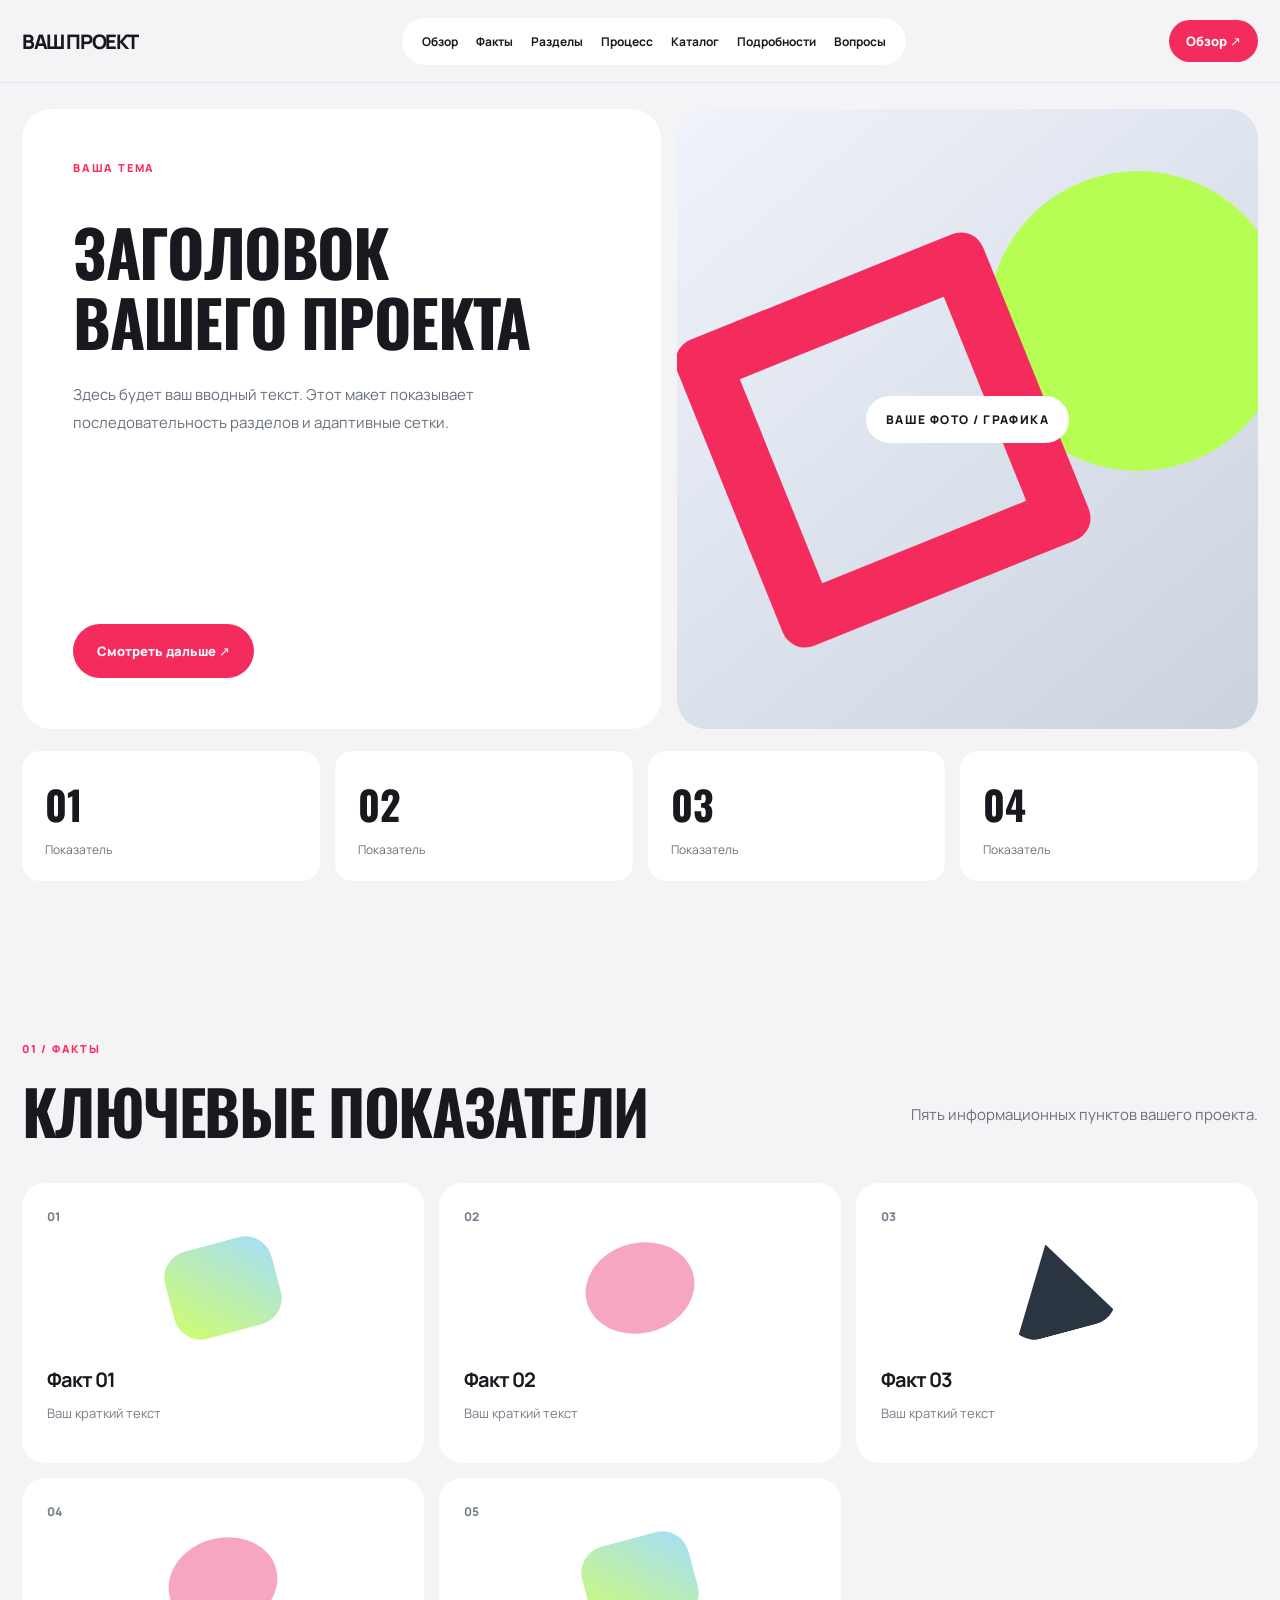
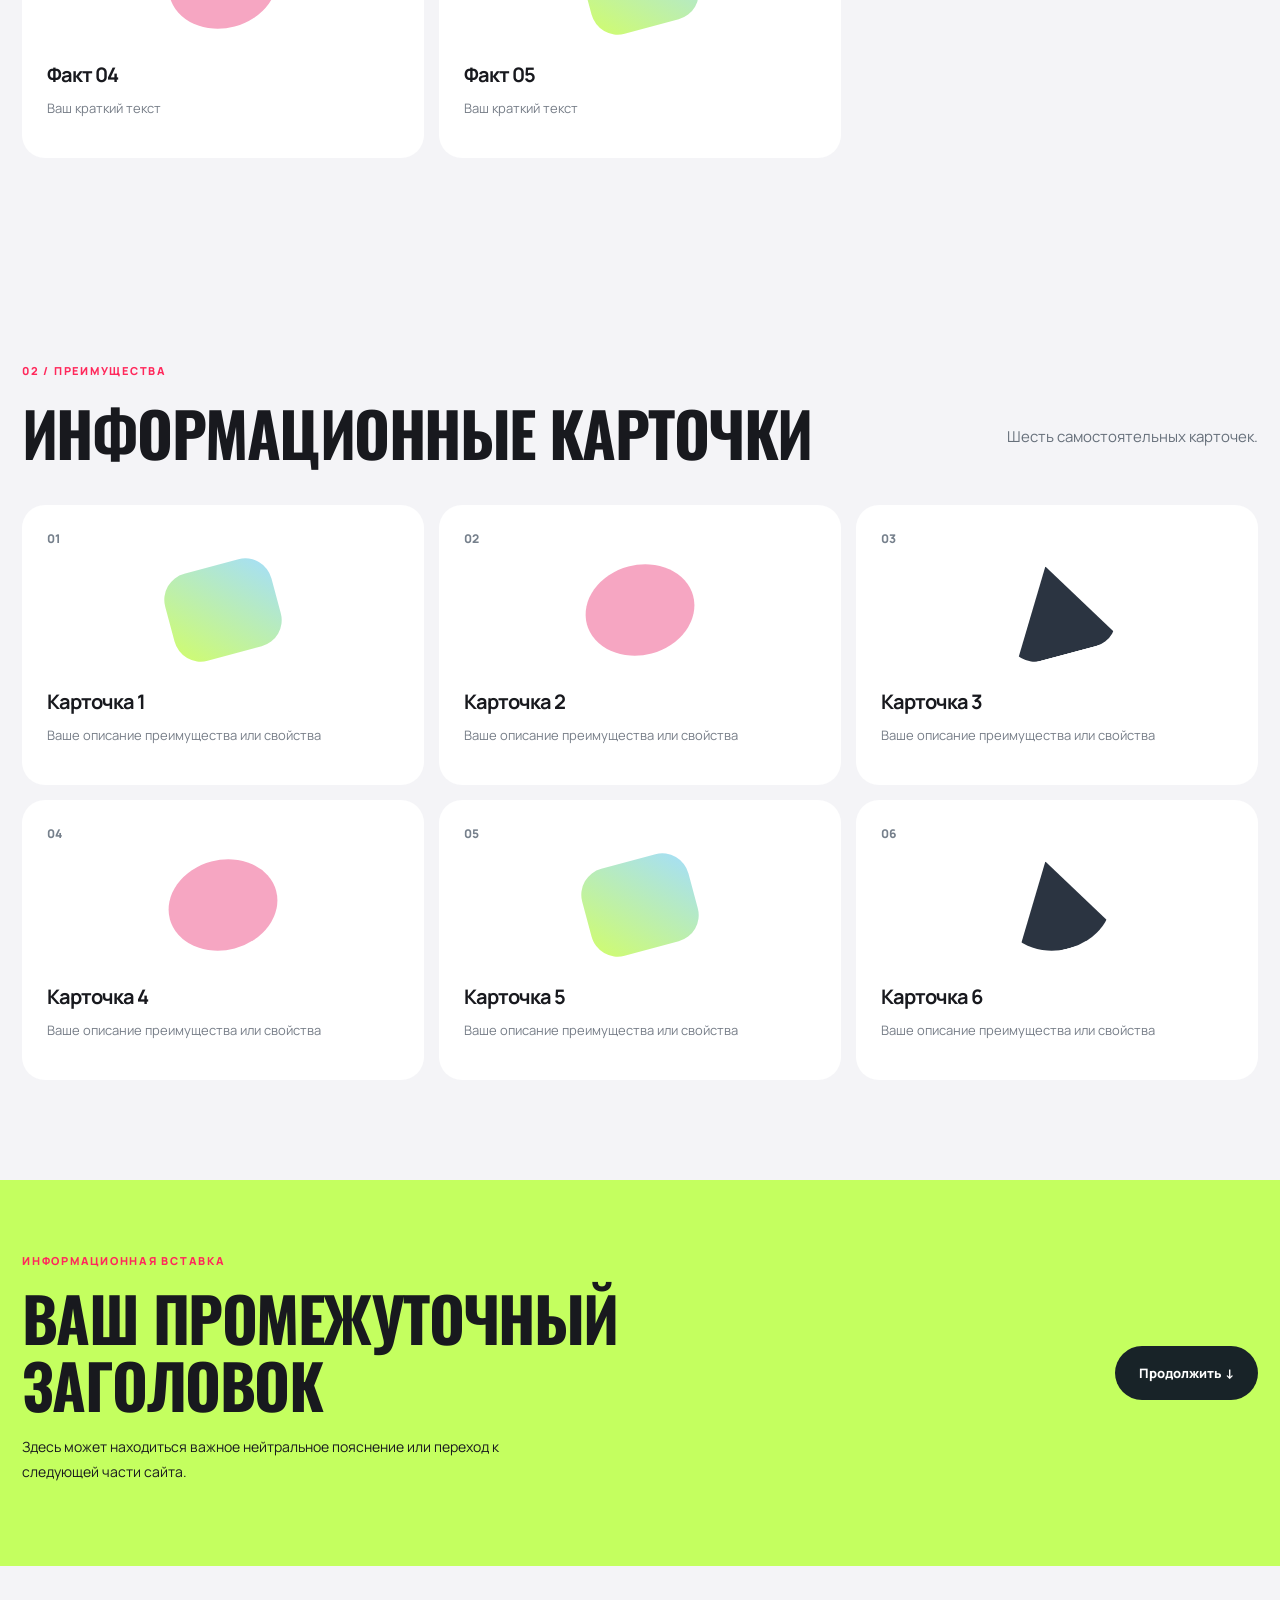
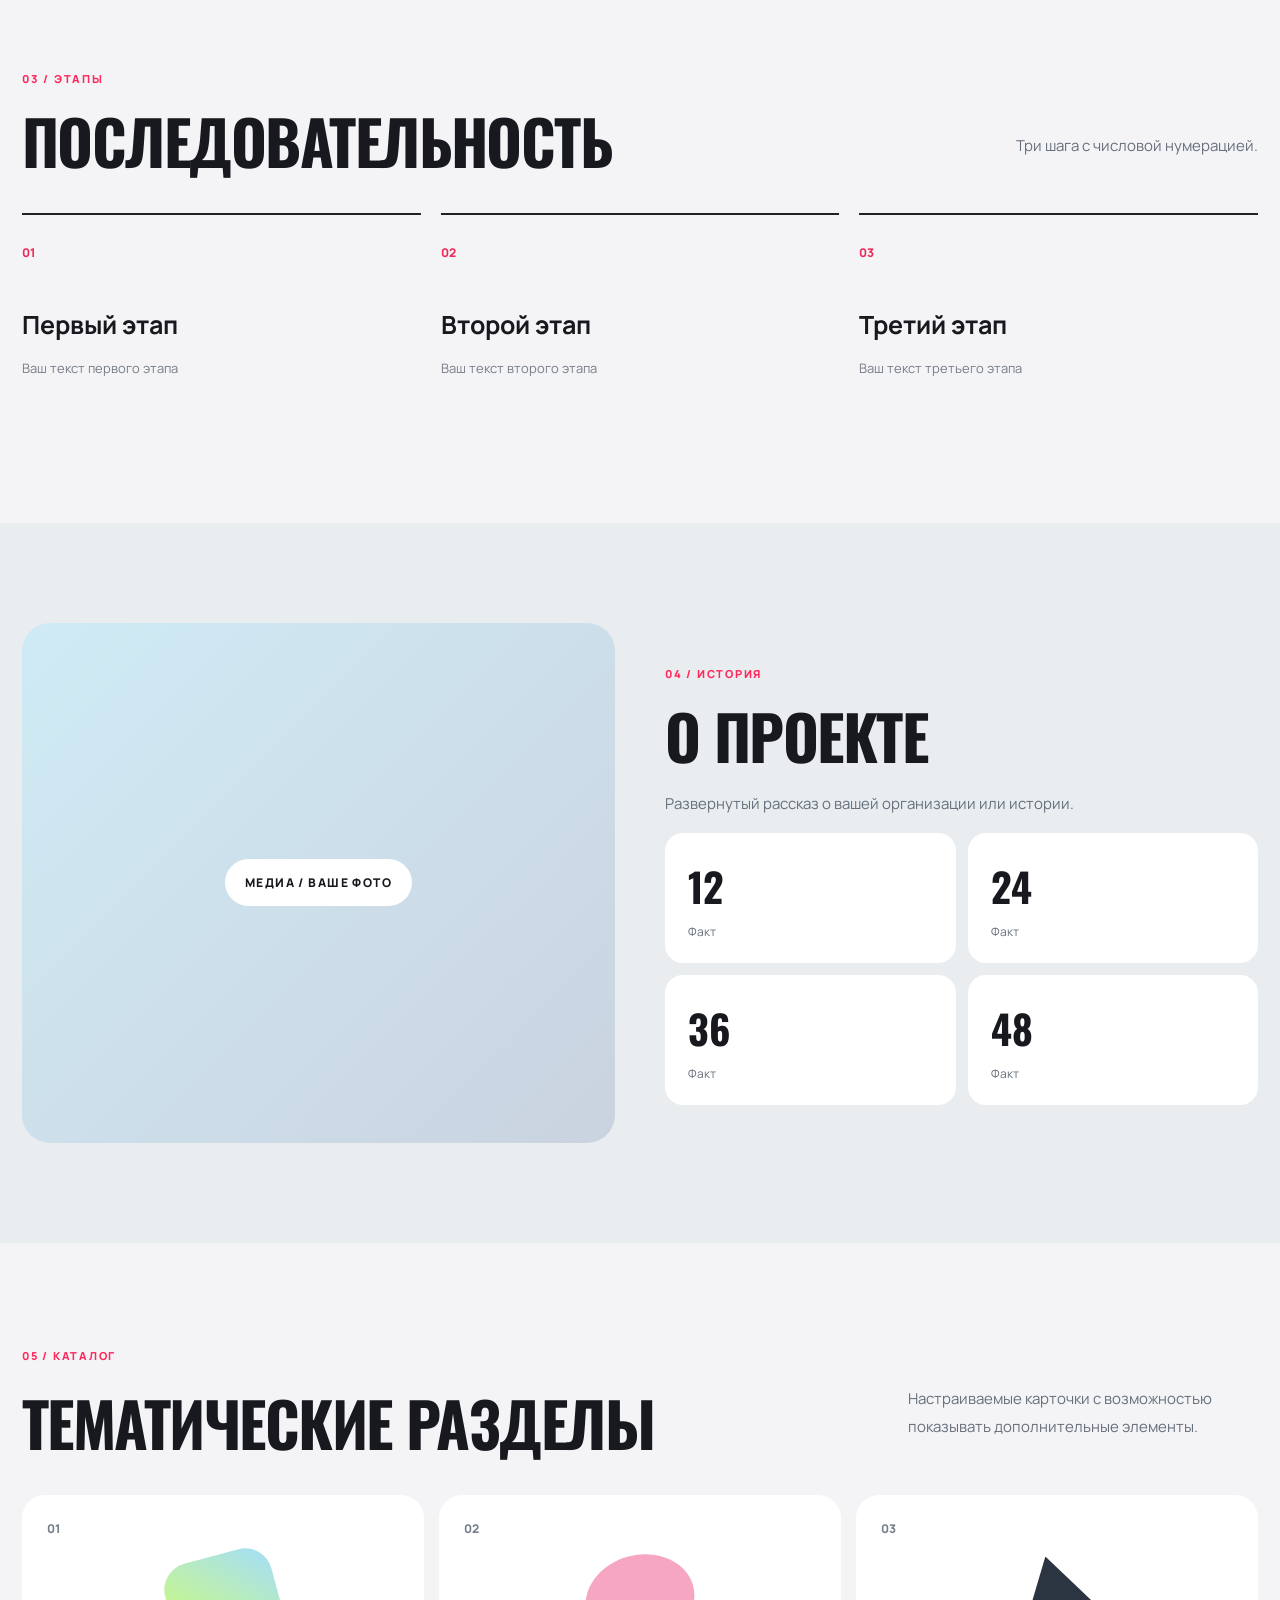
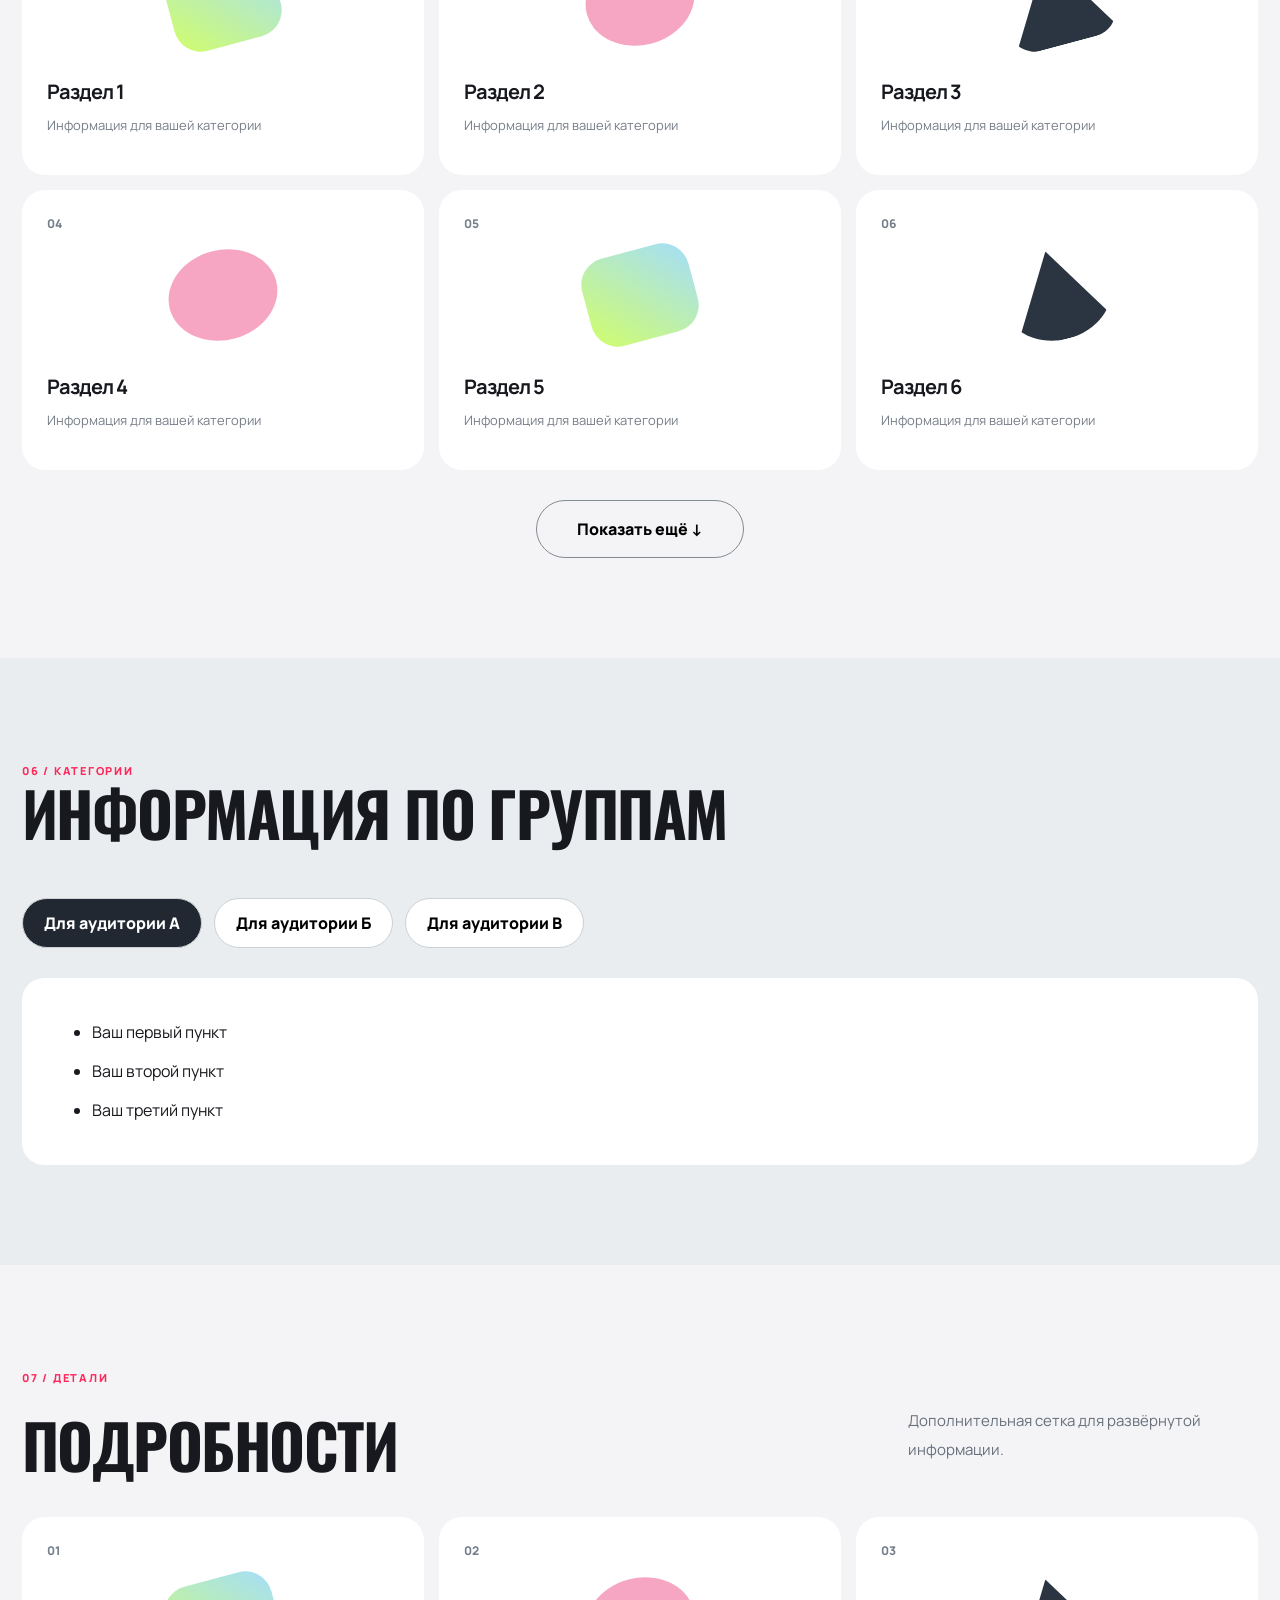
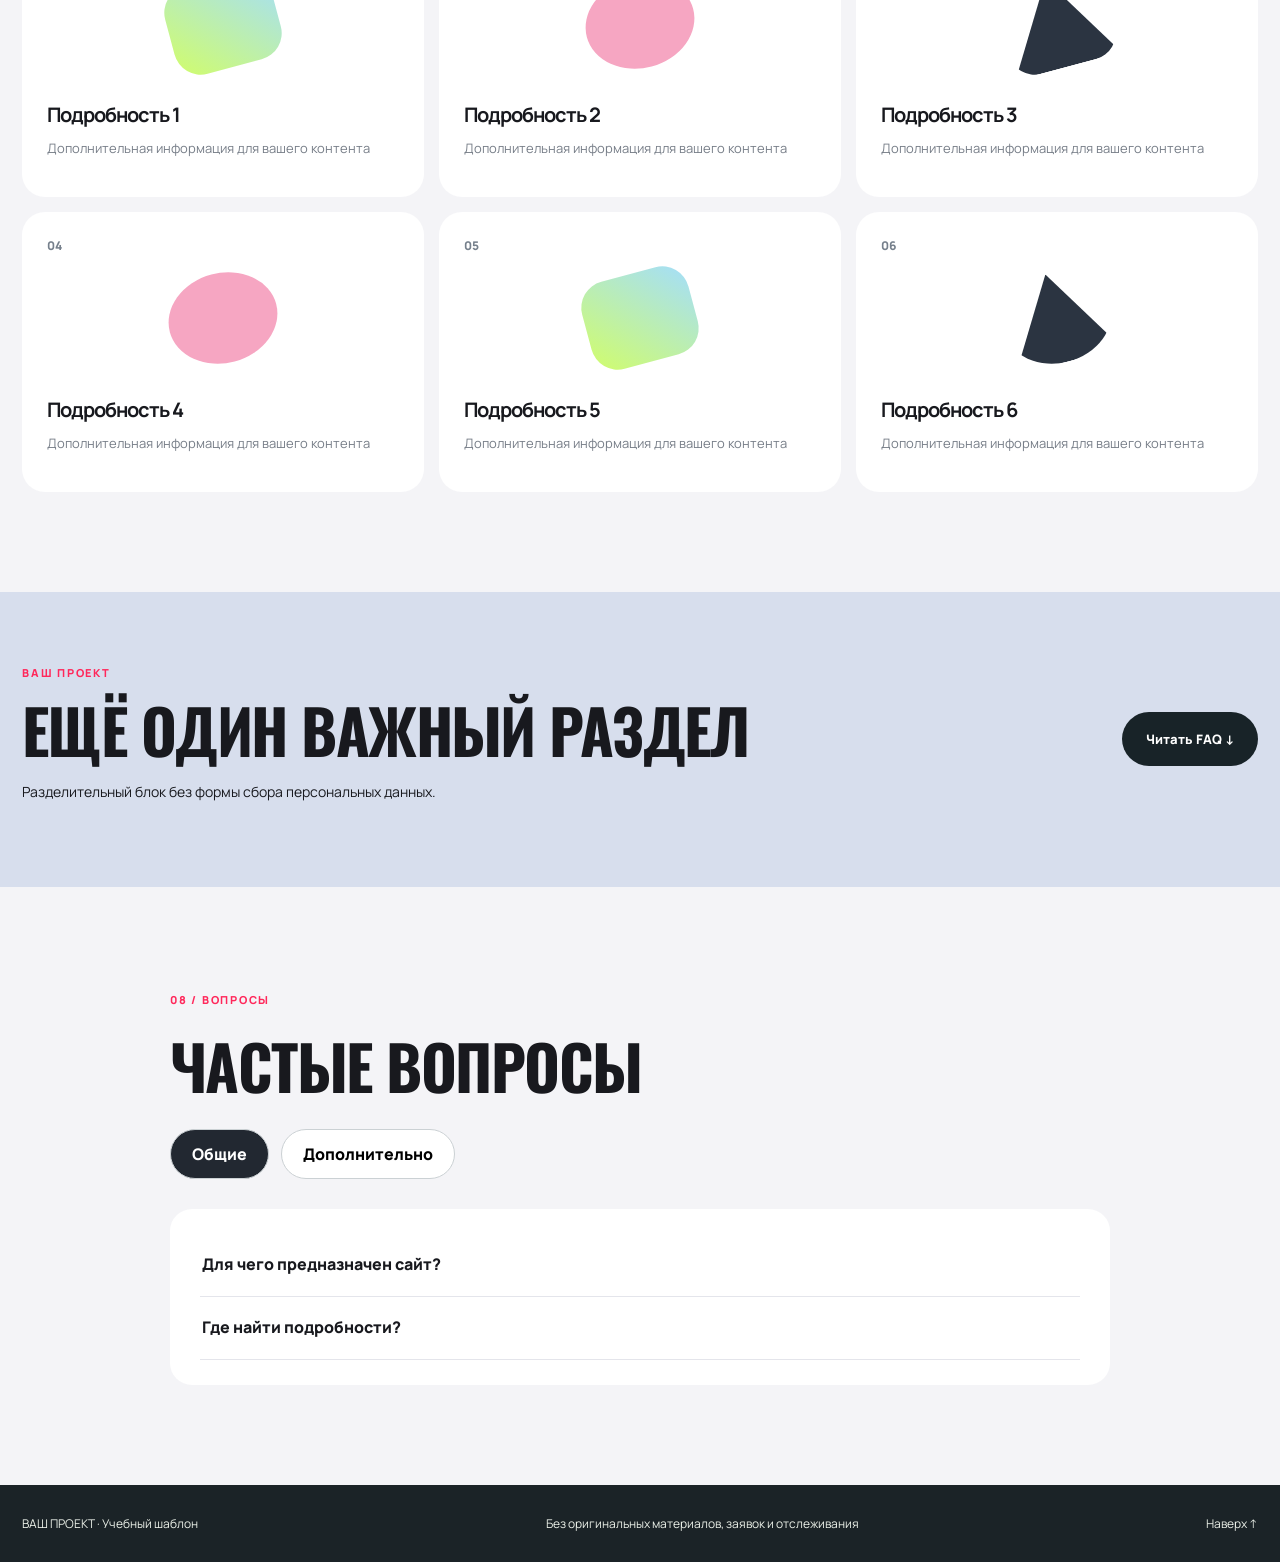
<file: index.html>
<!doctype html><html lang="ru"><head><meta charset="UTF-8"><meta name="viewport" content="width=device-width, initial-scale=1"><title>Информационный сайт</title><link rel="stylesheet" href="./template.css"></head><body><div id="app"></div><noscript>Для отображения сайта включите JavaScript.</noscript><script type="module" src="./template.js"></script></body></html>
</file>
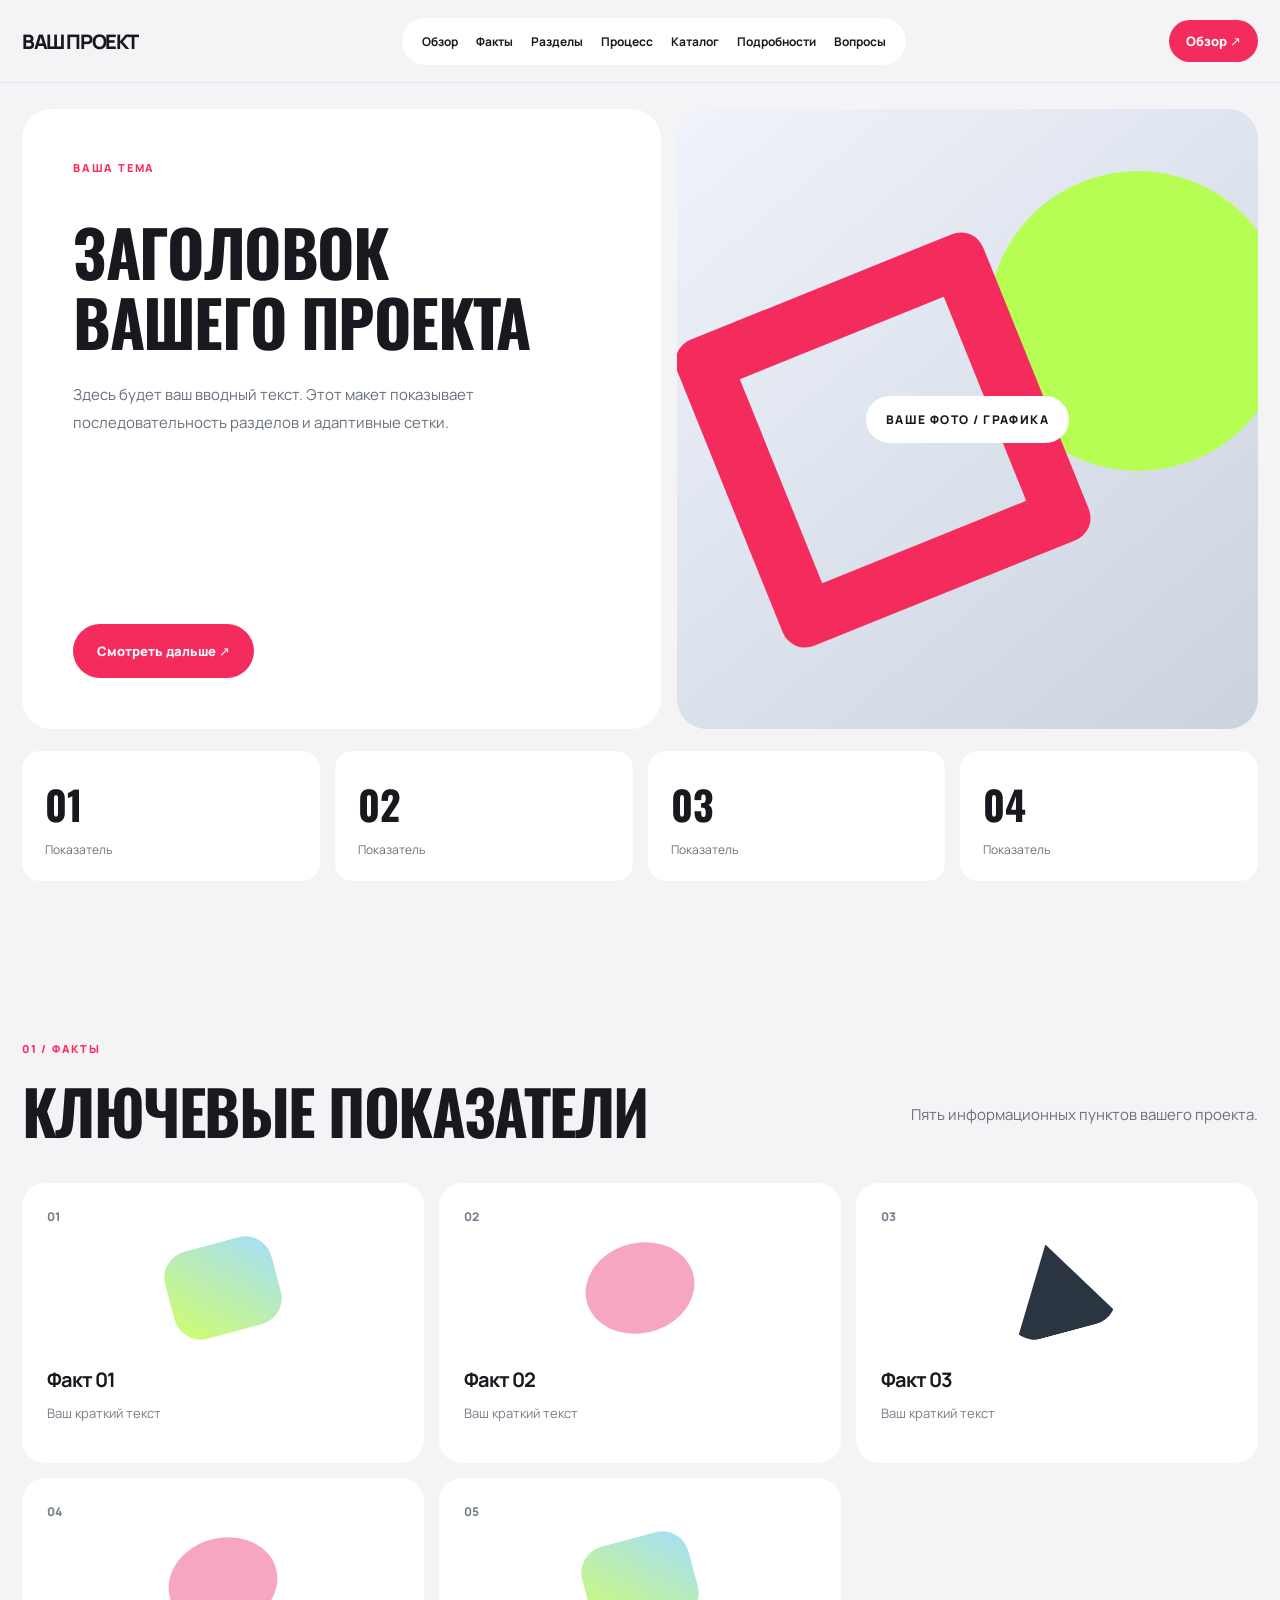
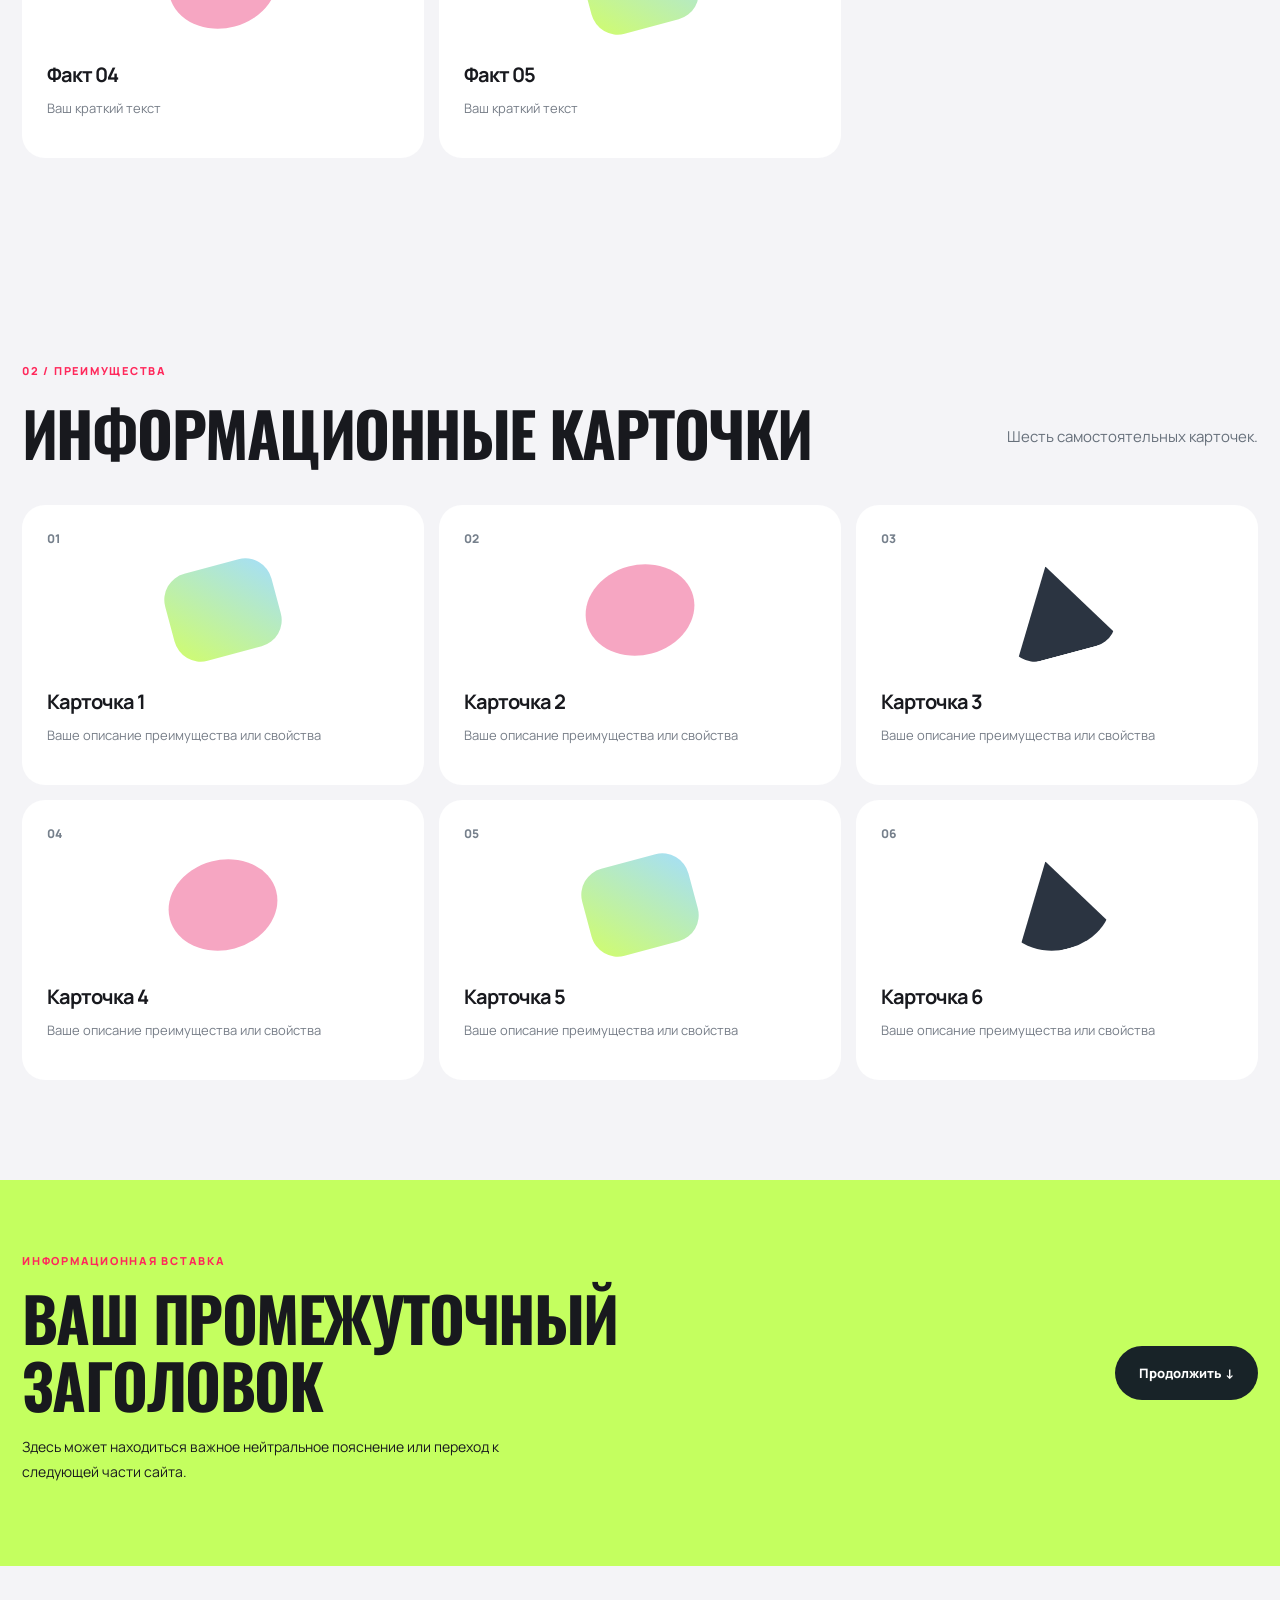
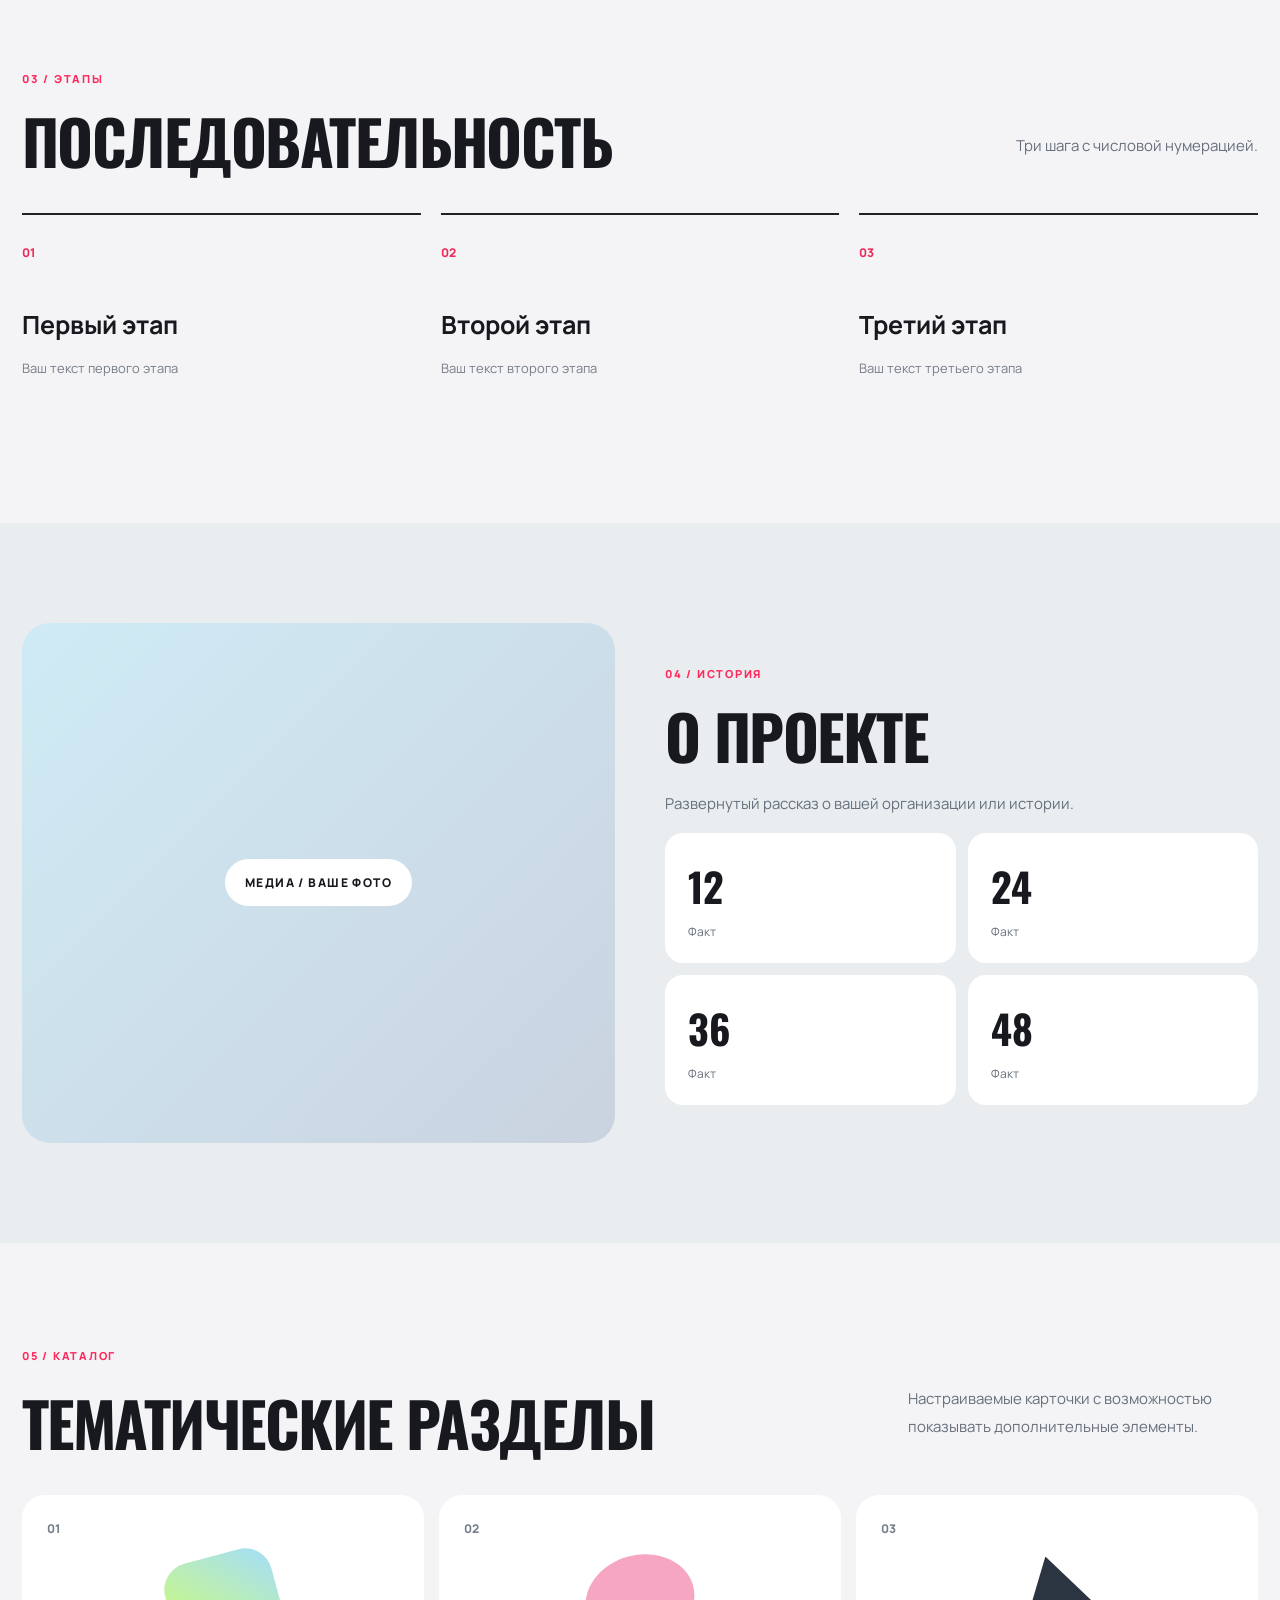
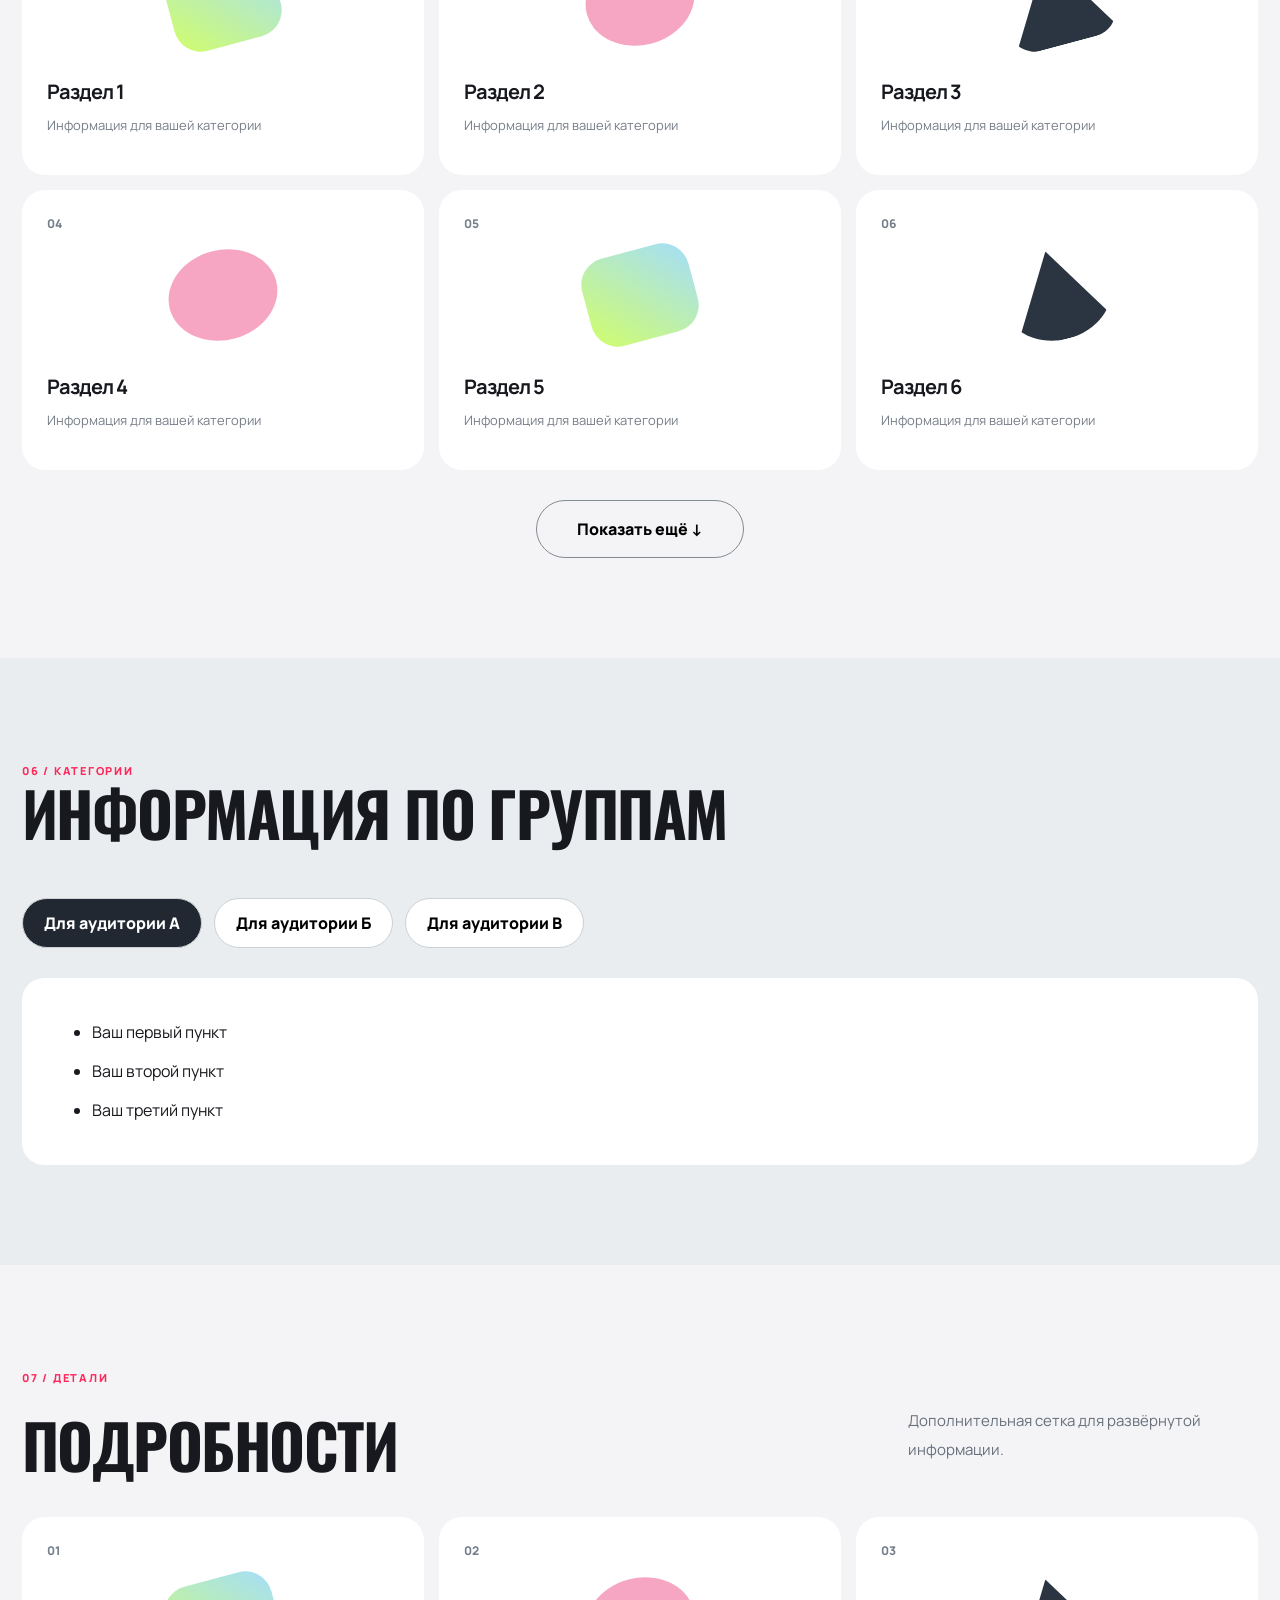
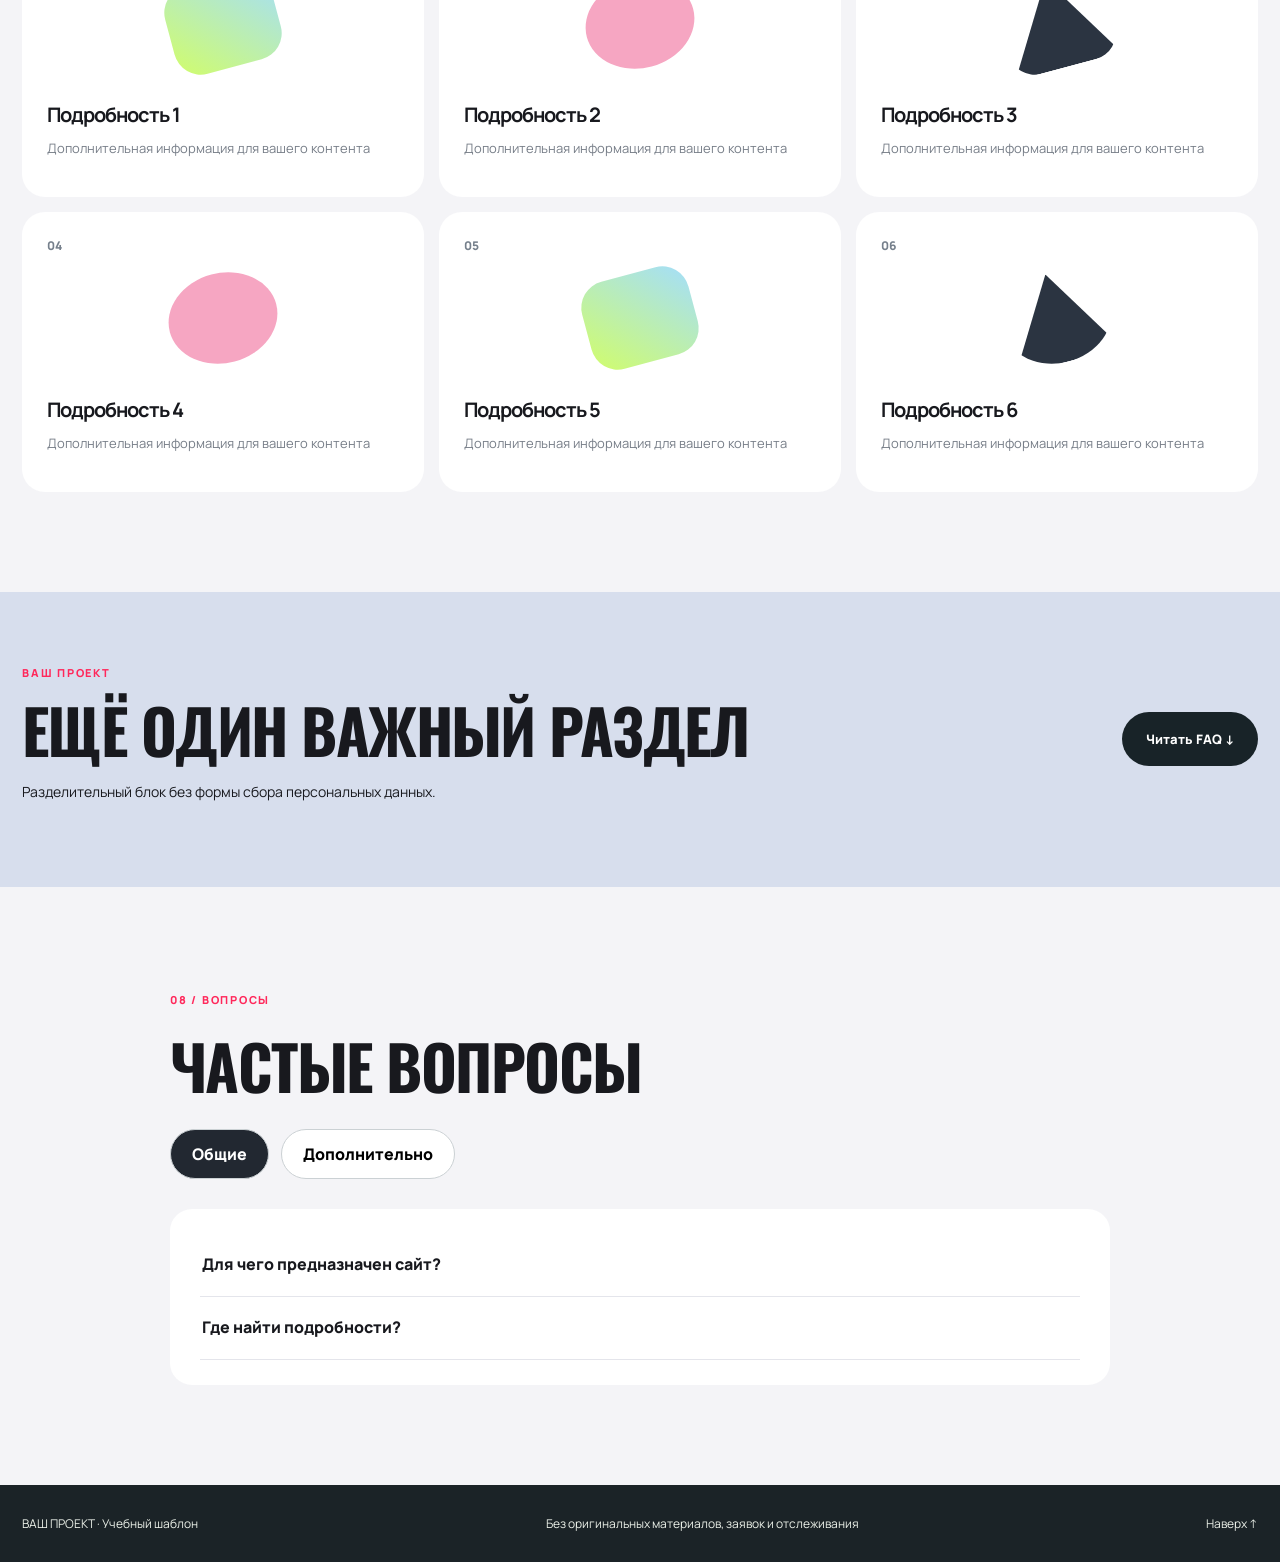
<file: template.html>
<!doctype html><html lang="ru"><head><meta charset="UTF-8"><meta name="viewport" content="width=device-width, initial-scale=1"><title>Редактируемый шаблон — учебный проект</title><link rel="stylesheet" href="./template.css"></head><body><div id="app"></div><script type="module" src="./template.js"></script></body></html>
</file>
<file: template.css>
@import url('https://fonts.googleapis.com/css2?family=Manrope:wght@400;500;600;700;800&family=Oswald:wght@500;600;700&display=swap');
:root{font-family:Manrope,Arial,sans-serif;background:#f4f4f7;color:#18191e;font-synthesis:none}*{box-sizing:border-box}html{scroll-behavior:smooth}body{margin:0}a{color:inherit;text-decoration:none}button{font:inherit;cursor:pointer}button:focus-visible,a:focus-visible,summary:focus-visible{outline:3px solid #ec3463;outline-offset:3px}.container{width:min(1240px,calc(100% - 44px));margin:auto}.header{position:sticky;top:0;z-index:10;background:#f4f4f7ee;backdrop-filter:blur(16px);border-bottom:1px solid #e4e4eb}.header-inner{height:82px;display:flex;gap:20px;justify-content:space-between;align-items:center}.brand{font-weight:800;letter-spacing:-.07em;font-size:20px}.header nav{display:flex;gap:18px;align-items:center;background:#fff;border-radius:45px;padding:15px 20px}.header nav a{font-size:12px;font-weight:700}.header nav a:hover{color:#ed2c59}.button{display:inline-flex;justify-content:space-between;align-items:center;gap:22px;border-radius:100px;background:#f42b5d;color:#fff;padding:18px 24px;font-size:13px;font-weight:800}.button:hover{background:#ce164a}.button.small{padding:12px 17px;white-space:nowrap}.hero{padding:26px 0 55px}.hero-grid{display:grid;grid-template-columns:1.1fr 1fr;gap:16px}.hero-copy{background:#fff;border-radius:30px;min-height:620px;padding:clamp(30px,4vw,64px);display:flex;align-items:start;flex-direction:column}.kicker{font-size:11px;font-weight:800;letter-spacing:.16em;color:#ff285b}h1,h2,h3,p{margin-top:0}h1,h2{font-family:Oswald,'Arial Narrow',Impact,sans-serif;letter-spacing:-.025em;line-height:1.09}h1{font-size:clamp(48px,5vw,77px);margin:42px 0 24px}h2{font-size:clamp(39px,4.8vw,68px)}.hero-copy p,.section-title p{font-size:15px;line-height:1.9;color:#67707b;max-width:470px}.hero-copy .button{margin-top:auto}.hero-graphic{border-radius:30px;min-height:620px;background:linear-gradient(140deg,#eff3fb,#cbd3df);display:grid;place-items:center;position:relative;overflow:hidden}.hero-graphic:before{content:'';position:absolute;width:300px;height:300px;border-radius:50%;background:#b6fe53;top:10%;right:-30px}.hero-graphic:after{content:'';position:absolute;width:220px;height:220px;border:55px solid #f42b5d;border-radius:24px;transform:rotate(-22deg);bottom:20%;left:7%}.hero-graphic span,.wide-art span{background:white;position:relative;z-index:1;font-weight:800;letter-spacing:.12em;font-size:12px;padding:15px 20px;border-radius:30px}.metrics{display:grid;grid-template-columns:repeat(4,1fr);gap:15px;margin-top:22px}.metrics div,.number-grid div{padding:23px;background:white;border-radius:18px;display:grid;gap:7px}.metrics strong,.number-grid strong{font-family:Oswald,Impact,sans-serif;font-size:40px}.metrics span,.number-grid span{font-size:12px;color:#68717b}.section{padding:100px 0}.section-title{display:flex;justify-content:space-between;align-items:end;gap:35px;margin:20px 0 38px}.section-title h2{margin-bottom:0}.section-title p{max-width:350px}.facts,.cards,.catalog{display:grid;gap:15px;grid-template-columns:repeat(3,minmax(0,1fr))}.card{padding:25px;background:white;border-radius:23px;min-height:280px;display:flex;flex-direction:column}.index{color:#76808c;font-size:12px;font-weight:800}.media-placeholder{height:90px;width:110px;align-self:center;margin:auto;background:linear-gradient(45deg,#d1fd6b,#a4defb);border-radius:27px;transform:rotate(-15deg)}.card:nth-child(2n) .media-placeholder{border-radius:50%;background:#f6a6c2}.card:nth-child(3n) .media-placeholder{background:#2b3441;clip-path:polygon(50% 0,100% 100%,0 100%)}.card h3{font-size:20px;letter-spacing:-.05em;margin:15px 0 9px}.card p,.steps p{font-size:13px;line-height:1.75;color:#777e88}.band{background:#c4ff5f;padding:68px 0}.band-inner{display:flex;justify-content:space-between;align-items:center;gap:30px}.band h2{max-width:750px;margin:15px 0}.band p{font-size:14px;max-width:530px;line-height:1.8}.button.inverse{background:#182328}.secondary{background:#d7deed}.steps{display:grid;grid-template-columns:repeat(3,1fr);gap:20px}.steps article{border-top:2px solid #222;padding:25px 10px 30px 0}.steps span{font-size:12px;font-weight:800;color:#ed2c59}.steps h3{font-size:25px;margin:45px 0 15px}.alternate{background:#e9edf0}.split{display:grid;grid-template-columns:1fr 1fr;gap:50px;align-items:center}.wide-art{border-radius:28px;background:linear-gradient(135deg,#cfebf5,#cad3e0);height:520px;display:grid;place-items:center}.split h2{margin:20px 0}.split p{font-size:15px;line-height:1.9;color:#66717b}.number-grid{display:grid;grid-template-columns:1fr 1fr;gap:12px}.catalog>.card:nth-child(n+7){display:none}.catalog.expanded>.card{display:flex}.more{display:block;margin:30px auto 0;background:transparent;border:1px solid #828b91;border-radius:40px;padding:17px 40px;font-weight:800}.tabs{display:flex;gap:12px;flex-wrap:wrap;margin:30px 0}.tabs button{border:1px solid #cbd1d4;padding:13px 21px;background:#fff;border-radius:30px;font-weight:800}.tabs button[aria-selected=true]{background:#222831;color:white}.panel{padding:25px 30px;background:white;border-radius:22px}.panel[hidden]{display:none}.panel li{margin:12px 0;line-height:1.7}.faq-inner{max-width:940px}.faq-inner h2{margin:24px 0}details{border-bottom:1px solid #e4e5eb;padding:18px 2px}summary{cursor:pointer;font-weight:800;list-style:none;line-height:1.6}summary::-webkit-details-marker{display:none}details p{font-size:14px;line-height:1.8;color:#707783;margin:14px 0}footer{background:#1b2327;color:#ecf1e9;padding:30px 0}.footer{display:flex;justify-content:space-between;gap:20px;align-items:center;font-size:12px}@media(max-width:1100px){.header nav{gap:9px;padding:13px}.header nav a{font-size:10px}}@media(max-width:800px){.header nav{display:none}.hero-grid,.split{grid-template-columns:1fr}.hero-copy,.hero-graphic{min-height:430px}.hero-copy .button{margin-top:35px}.facts,.cards,.catalog{grid-template-columns:repeat(2,1fr)}.section-title{display:block}.section-title p{margin-top:20px}.metrics{grid-template-columns:repeat(2,1fr)}}@media(max-width:540px){.container{width:calc(100% - 26px)}.header-inner{height:68px}.hero{padding-top:10px}.hero-copy{padding:28px;min-height:460px}.hero-copy h1{font-size:49px}.hero-graphic{min-height:285px}.hero-graphic:before{width:200px;height:200px}.hero-graphic:after{width:160px;height:160px;border-width:30px}.section{padding:65px 0}.facts,.cards,.catalog,.steps{grid-template-columns:1fr}.metrics{gap:8px}.metrics div{padding:16px}.band-inner{display:block}.band h2{font-size:43px}.band .button{margin-top:25px}.wide-art{height:300px}.footer{flex-direction:column;align-items:flex-start}}@media(prefers-reduced-motion:reduce){html{scroll-behavior:auto}}
</file>
